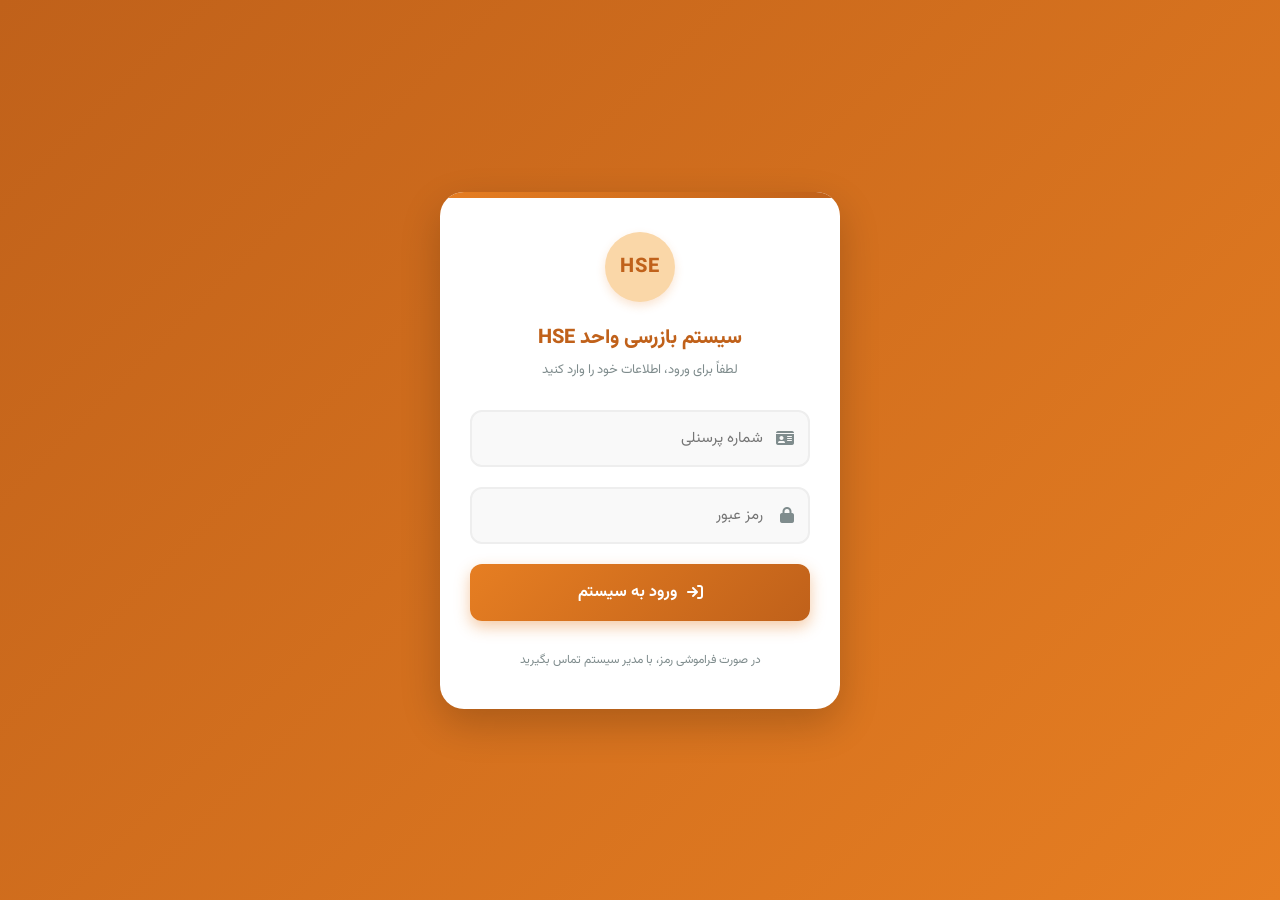
<file: index.html>
<!DOCTYPE html>
<html lang="fa" dir="rtl">
<head>
  <meta charset="UTF-8">
  <meta name="viewport" content="width=device-width, initial-scale=1.0">
  <link rel="manifest" href="manifest.json">
  <link rel="apple-touch-icon" href="icons/apple-touch-icon.png">
  <link rel="icon" type="image/png" href="icons/favicon-32.png">
  <meta name="theme-color" content="#C0611A">
  <meta name="apple-mobile-web-app-capable" content="yes">
  <meta name="apple-mobile-web-app-title" content="HSE CSP">
  <title>اسکن تجهیز - HSE</title>
  
  <script src="assets/html5-qrcode.min.js"></script>
  
  <link href="assets/vazirmatn/Vazirmatn.css" rel="stylesheet" type="text/css" />
  <link rel="stylesheet" href="assets/fa/css/all.min.css">

  <style>
    :root {
      --copper-main: #E67E22;      
      --copper-dark: #C0611A;      
      --copper-light: #FAD7A8;     
      --copper-bg: #F5F7FA;        
      --text-dark: #2C3E50;        
      --text-muted: #7F8C8D;
      --status-green: #27ae60;
      --status-red: #e74c3c;
      --status-orange: #f39c12;
    }

    * { box-sizing: border-box; margin: 0; padding: 0; font-family: 'Vazirmatn', Tahoma, sans-serif; }
    
    body { 
      background-color: var(--copper-bg); 
      color: var(--text-dark);
      padding: 0 0 100px 0; 
      min-height: 100vh;
    }

    /* هدر */
    .header {
      background: linear-gradient(135deg, var(--copper-dark), var(--copper-main));
      color: #fff;
      padding: 24px 20px 40px 20px;
      border-radius: 0 0 24px 24px;
      box-shadow: 0 4px 15px rgba(230, 126, 34, 0.3);
      display: flex;
      justify-content: space-between;
      align-items: center;
      margin-bottom: -20px; 
      position: relative;
      z-index: 2;
    }

    .header-text h1 { font-size: 20px; font-weight: 700; margin-bottom: 4px; display: flex; align-items: center; gap: 8px;}
    .header-text p { font-size: 13px; opacity: 0.9; }
    
    .pending-badge { background: #fff; color: var(--copper-dark); font-size: 12px; padding: 2px 8px; border-radius: 12px; font-weight: bold; display: none;}
    
    .avatar {
      width: 45px; height: 45px;
      background: rgba(255,255,255,0.2);
      border-radius: 50%;
      display: flex; justify-content: center; align-items: center;
      font-size: 20px; backdrop-filter: blur(5px);
      border: 1px solid rgba(255,255,255,0.4);
    }

    .container { padding: 0 16px; position: relative; z-index: 3; margin-top: 30px; max-width: 700px; margin-left: auto; margin-right: auto;}

    /* کارت‌ها */
    .card {
      background: #fff;
      border-radius: 16px;
      padding: 20px;
      margin-bottom: 16px;
      box-shadow: 0 4px 12px rgba(0,0,0,0.04);
      border: 1px solid rgba(230, 126, 34, 0.1);
    }

    .card-title {
      font-size: 15px; font-weight: 700; color: var(--copper-dark);
      margin-bottom: 16px; display: flex; align-items: center; gap: 8px;
      border-bottom: 1px dashed var(--copper-light); padding-bottom: 10px;
    }

    /* اسکنر */
    #reader { width: 100%; border-radius: 12px; overflow: hidden; margin-bottom: 12px; background: #000; min-height: 250px; display: none;}
    #reader video { border-radius: 12px; }
    
    .btn-primary {
      background: linear-gradient(135deg, var(--copper-main), var(--copper-dark));
      color: #fff;
      border: none;
      padding: 16px 20px;
      border-radius: 50px;
      font-size: 16px;
      font-weight: 700;
      cursor: pointer;
      width: 100%;
      box-shadow: 0 6px 15px rgba(230, 126, 34, 0.4);
      display: flex; justify-content: center; align-items: center; gap: 10px;
      transition: all 0.3s;
    }
    .btn-primary:active { transform: translateY(2px); box-shadow: 0 2px 8px rgba(230, 126, 34, 0.4); }
    .btn-primary:disabled { background: #ccc; box-shadow: none; cursor: not-allowed; }

    /* فیلد جستجو */
    .search-box {
      display: flex;
      background: #fff;
      border-radius: 50px;
      padding: 5px 5px 5px 15px;
      box-shadow: 0 4px 12px rgba(0,0,0,0.05);
      border: 1px solid #eee;
      margin-bottom: 20px;
    }
    .search-box input {
      border: none; outline: none; flex: 1; font-family: inherit; font-size: 14px; padding: 10px;
      background: transparent;
    }
    .search-box button {
      background: var(--copper-light); color: var(--copper-dark);
      border: none; border-radius: 50px; width: 45px; height: 45px;
      display: flex; justify-content: center; align-items: center; cursor: pointer;
      transition: 0.2s;
    }
    .search-box button:active { background: var(--copper-main); color: #fff; }

    /* شبکه پنل مدیریت */
    .btn-grid {
      display: grid;
      grid-template-columns: repeat(2, 1fr);
      gap: 12px;
    }
    .grid-btn {
      background: #FFF4E6; 
      border: 1px solid var(--copper-light);
      border-radius: 12px;
      padding: 16px;
      display: flex; flex-direction: column; align-items: center; justify-content: center; gap: 8px;
      color: var(--copper-dark); font-weight: 700; font-size: 13px;
      text-decoration: none; cursor: pointer; transition: 0.2s;
      text-align: center;
      position: relative;
    }
    .grid-btn i { font-size: 24px; color: var(--copper-main); }
    .grid-btn:active { background: var(--copper-light); }

    /* دکمه‌های به زودی */
    .grid-btn.future-module {
      border: 2px dashed var(--copper-main);
      background: #FCE3CC; 
    }
    .grid-btn.health-module i { color: #e74c3c; }
    .grid-btn.fire-module i { color: #d35400; }
    .grid-btn small { font-size: 10px; font-weight: 600; color: #a0784f; }
    .grid-btn.unsafe-module i { color: #d35400; }
    
    .badge-soon {
      position: absolute; top: -8px; right: 10px;
      background: var(--copper-main); color: #fff;
      font-size: 9px; padding: 2px 6px; border-radius: 8px; font-weight: 800;
    }

    /* منوی پایین */
    .bottom-nav {
      position: fixed; bottom: 0; left: 0; right: 0;
      background: #fff;
      display: flex; justify-content: space-around; align-items: center;
      padding: 10px;
      box-shadow: 0 -2px 15px rgba(0,0,0,0.05);
      border-radius: 24px 24px 0 0;
      z-index: 100;
    }
    .nav-item {
      display: flex; flex-direction: column; align-items: center; gap: 4px;
      color: var(--text-muted); font-size: 11px; font-weight: 700; text-decoration: none;
      transition: 0.2s; background: none; border: none; cursor: pointer;
    }
    .nav-item i { font-size: 20px; margin-bottom: 2px; }
    .nav-item.active { color: var(--copper-main); }

    /* Toast */
    #toast-container { position: fixed; top: 20px; left: 50%; transform: translateX(-50%); z-index: 999; display: flex; flex-direction: column; gap: 10px; pointer-events: none; }
    .toast { background: #333; color: #fff; padding: 12px 24px; border-radius: 50px; font-size: 13px; font-weight: 700; box-shadow: 0 4px 12px rgba(0,0,0,0.15); display: flex; align-items: center; gap: 8px; animation: toastIn 0.3s ease-out, toastOut 0.3s ease-in 2.7s forwards; }
    .toast.success { background: var(--status-green); }
    .toast.error { background: var(--status-red); }
    .toast.info { background: var(--copper-main); }
    @keyframes toastIn { from { transform: translateY(-20px); opacity: 0; } to { transform: translateY(0); opacity: 1; } }
    @keyframes toastOut { from { transform: translateY(0); opacity: 1; } to { transform: translateY(-20px); opacity: 0; } }

  </style>
</head>
<body>

  <header class="header">
    <div class="header-text">
      <h1>
        اسکن تجهیز
        <span class="pending-badge" id="pendingBadge">0</span>
      </h1>
      <p id="userInfo">در حال بارگذاری...</p>
    </div>
    <div class="avatar">
      <i class="fa-solid fa-user-tie"></i>
    </div>
  </header>

  <div class="container">
    
    <!-- جستجوی دستی -->
    <div class="search-box">
      <input type="text" id="manualInput" placeholder="کد تجهیز را دستی وارد کنید...">
      <button onclick="manualSearch()"><i class="fa-solid fa-magnifying-glass"></i></button>
    </div>

    <!-- اسکنر -->
    <div class="card">
      <div class="card-title">
        <i class="fa-solid fa-camera"></i> اسکن با دوربین
      </div>
      <div id="reader"></div>
      <button class="btn-primary" id="startScanBtn" onclick="startScanner()">
        <i class="fa-solid fa-qrcode"></i> شروع اسکن
      </button>
    </div>

    <!-- دسته‌بندی چک‌لیست‌ها (برای همه‌ی نقش‌ها) -->
    <div class="card" id="checklistsCard">
      <div class="card-title">
        <i class="fa-solid fa-clipboard-list"></i> چک‌لیست‌ها
      </div>
      <div class="btn-grid">
        <a href="forms.html?cat=hygiene" class="grid-btn health-module">
          <i class="fa-solid fa-heart-pulse"></i>
          <span>چک‌لیست‌های بهداشتی</span>
          <small>پرسنل بهداری</small>
        </a>
        <a href="fire.html" class="grid-btn fire-module">
          <i class="fa-solid fa-fire-extinguisher"></i>
          <span>چک‌لیست‌های آتش‌نشانی</span>
          <small>پرسنل آتش‌نشانی</small>
        </a>
      </div>
    </div>

    <!-- پنل مدیریت (شامل دکمه‌های به زودی) -->
    <div class="card" id="adminPanel" style="display:none;">
      <div class="card-title">
        <i class="fa-solid fa-gauge-high"></i> پنل مدیریت
      </div>
      <div class="btn-grid">
        <a href="dashboard.html" class="grid-btn" id="adminDashboard" style="display:none;">
          <i class="fa-solid fa-chart-pie"></i>
          <span>داشبورد</span>
        </a>
        <a href="report.html" class="grid-btn" id="adminReport" style="display:none;">
          <i class="fa-solid fa-file-invoice"></i>
          <span>گزارشات</span>
        </a>
        <a href="users.html" class="grid-btn" id="adminUsers" style="display:none;">
          <i class="fa-solid fa-users-gear"></i>
          <span>کاربران</span>
        </a>
        <a href="logs.html" class="grid-btn" id="adminLogs" style="display:none;">
          <i class="fa-solid fa-list-ul"></i>
          <span>لاگ‌ها</span>
        </a>

        <!-- دکمه‌های به زودی -->
        <a href="#" class="grid-btn future-module" onclick="showToast('این بخش به زودی فعال می‌شود.', 'info')">
          <span class="badge-soon">به زودی</span>
          <i class="fa-solid fa-file-signature"></i>
          <span>گزارشات ارسالی پرسنل</span>
        </a>
        <a href="#" class="grid-btn future-module unsafe-module" onclick="showToast('بخش گزارش موارد ناایمن به زودی فعال می‌شود.', 'info')">
          <span class="badge-soon">به زودی</span>
          <i class="fa-solid fa-triangle-exclamation"></i>
          <span>ارسال گزارش موارد نا ایمن</span>
        </a>
      </div>
    </div>

  </div>

  <!-- منوی پایین -->
  <nav class="bottom-nav">
    <button class="nav-item active" onclick="window.location.reload()">
      <i class="fa-solid fa-house"></i>
      <span>خانه</span>
    </button>
    <button class="nav-item" onclick="window.location.href='history.html'">
      <i class="fa-solid fa-clock-rotate-left"></i>
      <span>تاریخچه</span>
    </button>
    <button class="nav-item" onclick="openPwModal()">
      <i class="fa-solid fa-key"></i>
      <span>رمز عبور</span>
    </button>
    <button class="nav-item" onclick="doLogout(true)">
      <i class="fa-solid fa-arrow-right-from-bracket"></i>
      <span>خروج</span>
    </button>
  </nav>

  <!-- تغییر رمز عبور -->
  <div id="pwModal" style="display:none;position:fixed;inset:0;background:rgba(0,0,0,.5);z-index:1000;align-items:center;justify-content:center;padding:20px">
    <div style="background:#fff;border-radius:16px;padding:22px;width:100%;max-width:360px">
      <h3 style="margin-bottom:14px;color:var(--copper-dark)"><i class="fa-solid fa-key"></i> تغییر رمز عبور</h3>
      <input type="password" id="pwOld" placeholder="رمز فعلی" autocomplete="current-password" style="width:100%;padding:12px;margin-bottom:10px;border:1px solid #ddd;border-radius:10px;font-family:inherit">
      <input type="password" id="pwNew" placeholder="رمز جدید (حداقل ۶ کاراکتر)" autocomplete="new-password" style="width:100%;padding:12px;margin-bottom:10px;border:1px solid #ddd;border-radius:10px;font-family:inherit">
      <input type="password" id="pwNew2" placeholder="تکرار رمز جدید" autocomplete="new-password" style="width:100%;padding:12px;margin-bottom:14px;border:1px solid #ddd;border-radius:10px;font-family:inherit">
      <div style="display:flex;gap:8px">
        <button id="pwSave" onclick="savePw()" style="flex:1;padding:12px;border:0;border-radius:10px;background:var(--copper-main);color:#fff;font-family:inherit;font-weight:700;cursor:pointer">ذخیره</button>
        <button onclick="closePwModal()" style="flex:1;padding:12px;border:0;border-radius:10px;background:#eee;font-family:inherit;font-weight:700;cursor:pointer">انصراف</button>
      </div>
    </div>
  </div>

  <!-- Toast Container -->
  <div id="toast-container"></div>

  <script src="common.js"></script>
  <script src="queue.js"></script>
  <script>
    var currentToken = '';
    var currentUser = '';
    var html5QrCode = null;
    var isScanning = false;

    (function initPage() {
      currentToken = localStorage.getItem('token');
      currentUser = localStorage.getItem('fullName') || localStorage.getItem('username');
      var role = localStorage.getItem('role') || '';

      if (!currentToken) { goToLogin(); return; }

      document.getElementById('userInfo').textContent = currentUser;

      // نمایش پنل مدیریت بر اساس نقش
      if (role === 'manager' || role === 'admin') {
        document.getElementById('adminPanel').style.display = 'block';
        document.getElementById('adminDashboard').style.display = 'flex';
        document.getElementById('adminReport').style.display = 'flex';
      }
      if (role === 'admin') {
        document.getElementById('adminUsers').style.display = 'flex';
        document.getElementById('adminLogs').style.display = 'flex';
      } else {
        document.getElementById('adminUsers').style.display = 'none';
        document.getElementById('adminLogs').style.display = 'none';
        if (role === 'inspector') {
          document.getElementById('adminPanel').style.display = 'none';
        }
      }

      // بایند کردن کلید Enter برای جستجو
      document.getElementById('manualInput').addEventListener('keypress', function(e) {
        if (e.key === 'Enter') manualSearch();
      });

      HSEQ.init({ cache: true });
      HSEQ.refreshBanner();
      window.addEventListener('hse-synced', function(e) { showToast(toFa(e.detail.synced) + ' بازرسی ذخیره‌شده با موفقیت ارسال شد.', 'success'); });
    })();

    // ============================================
    // Auth & Scan
    // ============================================

    function startScanner() {
      if (isScanning) return;
      var btn = document.getElementById('startScanBtn');
      btn.disabled = true;
      btn.innerHTML = '<i class="fa-solid fa-spinner fa-spin"></i> در حال راه‌اندازی...';

      document.getElementById('reader').style.display = 'block';

      if (!html5QrCode) { html5QrCode = new Html5Qrcode('reader'); }

      html5QrCode.start(
        { facingMode: 'environment' },
        { fps: 10, qrbox: { width: 250, height: 250 } },
        onScanSuccess,
        function() {}
      ).then(function() {
        isScanning = true;
        btn.innerHTML = '<i class="fa-solid fa-camera"></i> دوربین فعال است';
      }).catch(function(err) {
        btn.disabled = false;
        btn.innerHTML = '<i class="fa-solid fa-qrcode"></i> شروع اسکن';
        showToast('خطا در دسترسی به دوربین: ' + err, 'error');
      });
    }

    function stopScanner() {
      if (html5QrCode && isScanning) {
        html5QrCode.stop().then(function() {
          isScanning = false;
          document.getElementById('reader').style.display = 'none';
          var btn = document.getElementById('startScanBtn');
          btn.disabled = false;
          btn.innerHTML = '<i class="fa-solid fa-qrcode"></i> شروع اسکن';
        });
      }
    }

    function onScanSuccess(decodedText) {
      stopScanner();
      goToChecklist(decodedText);
    }

    function manualSearch() {
      var input = document.getElementById('manualInput');
      var code = input.value.trim();
      if (!code) { showToast('لطفاً کد تجهیز را وارد کنید.', 'error'); return; }
      goToChecklist(code);
    }


    // ============================================
    // Change own password
    // ============================================
    function openPwModal() { ['pwOld','pwNew','pwNew2'].forEach(function(i){ document.getElementById(i).value=''; }); document.getElementById('pwModal').style.display='flex'; }
    function closePwModal() { document.getElementById('pwModal').style.display='none'; }
    function savePw() {
      var o=document.getElementById('pwOld').value, n=document.getElementById('pwNew').value, n2=document.getElementById('pwNew2').value;
      if (!o || !n) { showToast('همه فیلدها را پر کنید.', 'error'); return; }
      if (n.length < 6) { showToast('رمز جدید باید حداقل ۶ کاراکتر باشد.', 'error'); return; }
      if (n !== n2) { showToast('تکرار رمز جدید مطابقت ندارد.', 'error'); return; }
      var btn=document.getElementById('pwSave'); btn.disabled=true;
      apiCall({ action: 'auth.changePassword', payload: { oldPassword: o, newPassword: n } }).then(function(res) {
        btn.disabled=false;
        if (res.success) { closePwModal(); showToast('رمز تغییر کرد. دوباره وارد شوید.', 'success'); setTimeout(function(){ clearAuth(); goToLogin(); }, 1200); }
        else showToast(res.error || 'خطا در تغییر رمز', 'error');
      }).catch(function() { btn.disabled=false; showToast('خطا در ارتباط با سرور.', 'error'); });
    }

    function goToChecklist(barcode) {
      sessionStorage.setItem('currentBarcode', String(barcode).trim());
      sessionStorage.removeItem('returnTo');
      window.location.href = 'checklist.html';
    }
  </script>

  <script src="pwa.js" defer></script>
</body>
</html>
</file>
<file: assets/vazirmatn/Vazirmatn.css>
@font-face{font-family:Vazirmatn;src:url('fonts/webfonts/Vazirmatn-Regular.woff2') format('woff2');font-weight:400;font-style:normal;font-display:swap}
@font-face{font-family:Vazirmatn;src:url('fonts/webfonts/Vazirmatn-Medium.woff2') format('woff2');font-weight:500;font-style:normal;font-display:swap}
@font-face{font-family:Vazirmatn;src:url('fonts/webfonts/Vazirmatn-Bold.woff2') format('woff2');font-weight:700;font-style:normal;font-display:swap}
@font-face{font-family:Vazirmatn;src:url('fonts/webfonts/Vazirmatn-ExtraBold.woff2') format('woff2');font-weight:800;font-style:normal;font-display:swap}
</file>
